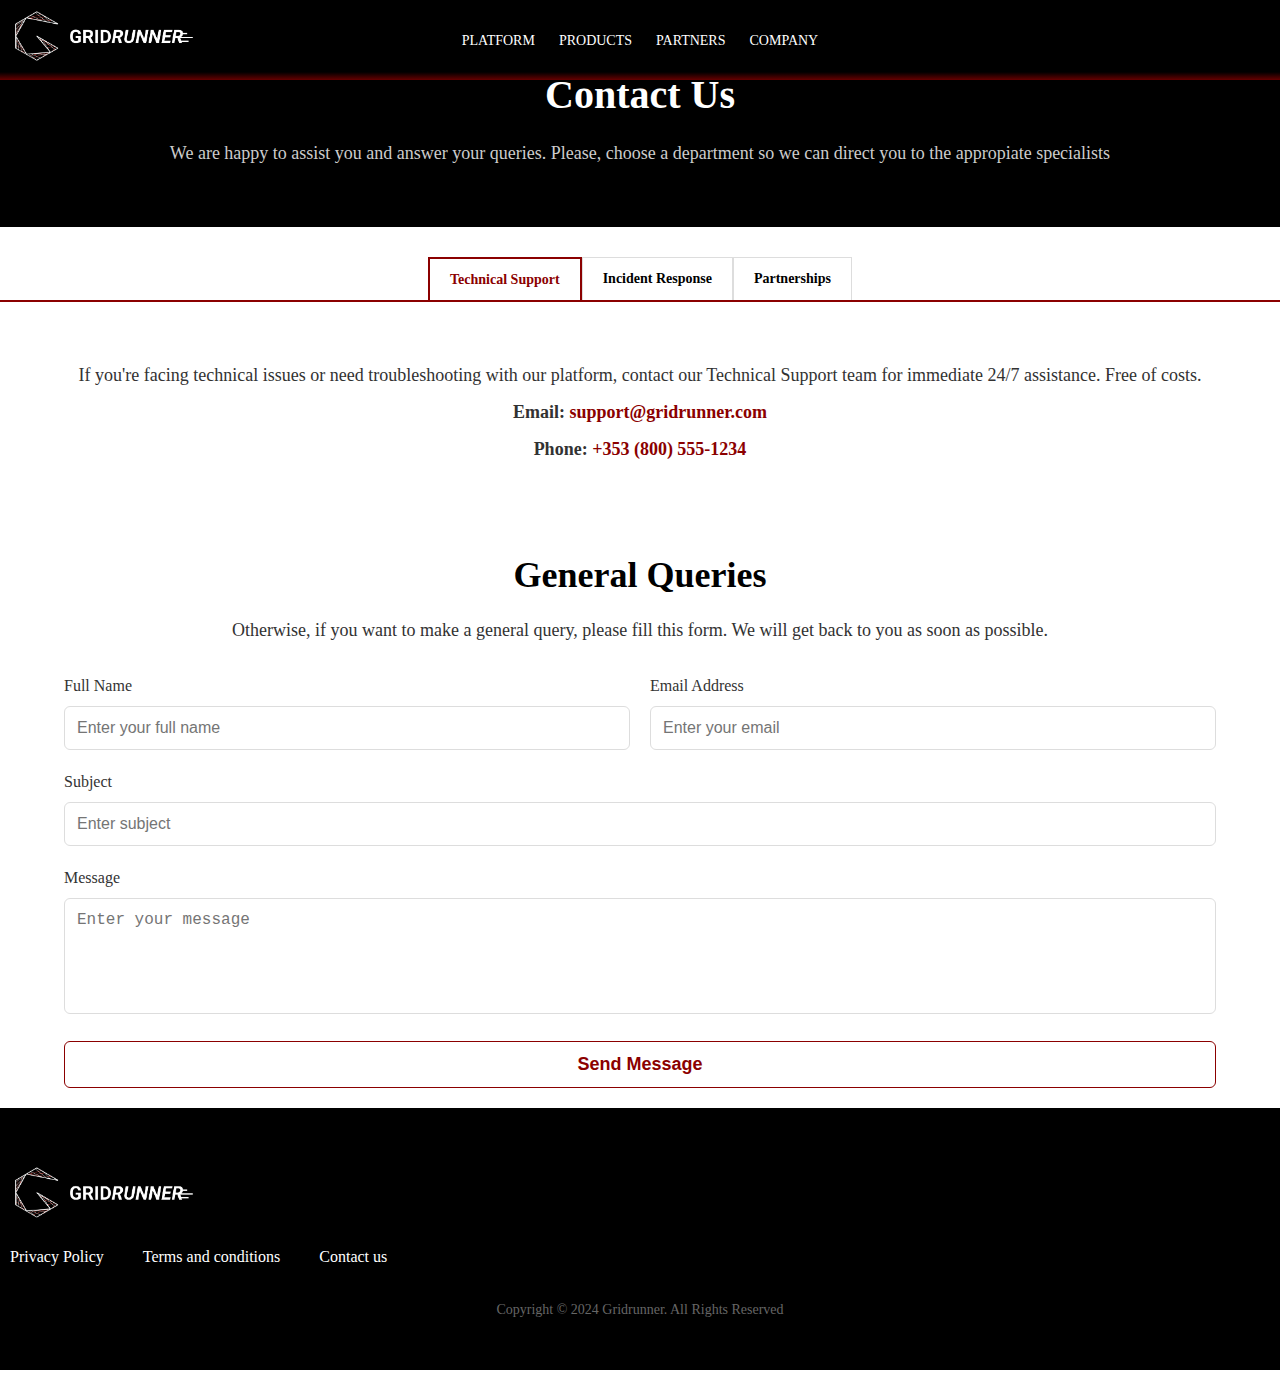
<file: contact-us.html>
<!DOCTYPE html>
<html lang="en">
<head>
    <meta charset="UTF-8">
    <meta name="viewport" content="width=device-width, initial-scale=1.0">
    <title>Contact Us</title>
    <link rel="stylesheet" href="css/contact-us.css">
</head>
<body>
    <header id="initial-header" class="initial-header">
        <div class="container_head">
            <a href="index.html" class="logo">
                <img src="images/logo.png" alt="Gridrunner Logo" class="logo-image">
              </a>
            <nav>
                <a href="platform.html" class="nav-link">PLATFORM</a>
                <a href="products.html" class="nav-link">PRODUCTS</a>
                <a href="partners.html" class="nav-link">PARTNERS</a>
                <a href="company.html" class="nav-link">COMPANY</a>
            </nav>
            <a class="btn btn-demo" href="demo.html">GET DEMO</a>
        </div>
    </header>
    <section class="contact-us">
        <div class="contact-title"> 
        <h1>Contact Us</h1>
        <p>We are happy to assist you and answer your queries. Please, choose a department so we can direct you to the appropiate specialists</p>
    </div>
        <!-- Tab Navigation -->
        <div class="contactTabs">
            <div class="contentTab active" data-tab="support">Technical Support</div>
            <div class="contentTab" data-tab="incident">Incident Response</div>
            <div class="contentTab" data-tab="partnerships">Partnerships</div>
        </div>
       

        <!-- Tab Content -->
        <div id="support" class="contentTabClass active">
            <div class="contact-info">
                <p>If you're facing technical issues or need troubleshooting with our platform, contact our Technical Support team for immediate 24/7 assistance. Free of costs. </p>
                <p><strong>Email:</strong> <a href="mailto:support@gridrunner.com">support@gridrunner.com</a></p>
                <p><strong>Phone:</strong> <a href="tel:+3538005551234">+353 (800) 555-1234</a></p>
            </div>
        </div>

        <div id="incident" class="contentTabClass">
            <div class="contact-info">
                <p>For immediate assistance with security breaches or incidents, do not hesitate to contact our specialists in order to quickly contain and resolve cybersecurity threats. Initial assesment is free, and the actual response is discounted at a rate of 50% for first-time clients. </p>
                <p><strong>Email:</strong> <a href="mailto:incidents@gridrunner.com">incidents@gridrunner.com</a></p>
                <p><strong>Phone:</strong> <a href="tel:+3538005557654">+353 (800) 555-7654</a></p>
            </div>
        </div>

        <div id="partnerships" class="contentTabClass">
            <div class="contact-info">
                <p>Interested in partnering with us? Our Partnerships team will be happy to discuss opportunities and explore synergies.</p>
                <p><strong>Email:</strong> <a href="mailto:partnerships@gridrunner.com">partnerships@gridrunner.com</a></p>
                <p><strong>Phone:</strong> <a href="tel:+3538005559876">+353 (800) 555-9876</a></p>
            </div>
        </div>

        <!-- Contact Form Section -->
        <div class="contact-form">
            <h1>General Queries</h1>
            <p> Otherwise, if you want to make a general query, please fill this form. We will get back to you as soon as possible.</p>

            <div class="form-row">
                <div class="form-group">
                    <label for="name">Full Name</label>
                    <input type="text" id="name" name="name" placeholder="Enter your full name" required>
                </div>
                <div class="form-group">
                    <label for="email">Email Address</label>
                    <input type="email" id="email" name="email" placeholder="Enter your email" required>
                </div>
            </div>

            <div class="form-group">
                <label for="subject">Subject</label>
                <input type="text" id="subject" name="subject" placeholder="Enter subject" required>
            </div>
            <div class="form-group">
                <label for="message">Message</label>
                <textarea id="message" name="message" rows="5" placeholder="Enter your message" required></textarea>
            </div>
            <button type="submit">Send Message</button>
        </div>
    </section>

    <footer>
        <div class="container_head">
            <a href="index.html" class="logo">
                <img src="images/logo.png" alt="Gridrunner Logo" class="logo-image">
              </a>
            <div class="footer-links">
                <a href="privacy-and-terms.html#privacy-policy" class="nav-link">Privacy Policy</a>
                <a href="privacy-and-terms.html#terms-conditions" class="nav-link">Terms and conditions</a>
                <a href="contact-us.html" class="nav-link">Contact us</a>
            </div>
            <div class="social-icons">
                <a href="#"><i data-lucide="instagram"></i></a>
                <a href="#"><i data-lucide="twitter"></i></a>
                <a href="#"><i data-lucide="linkedin"></i></a>
            </div>
        </div>
        <div class="copyright">
            Copyright © 2024 Gridrunner. All Rights Reserved
        </div>
    </footer>
    <script src="JavaScript/script.js"></script>
</body>
</html>
</file>
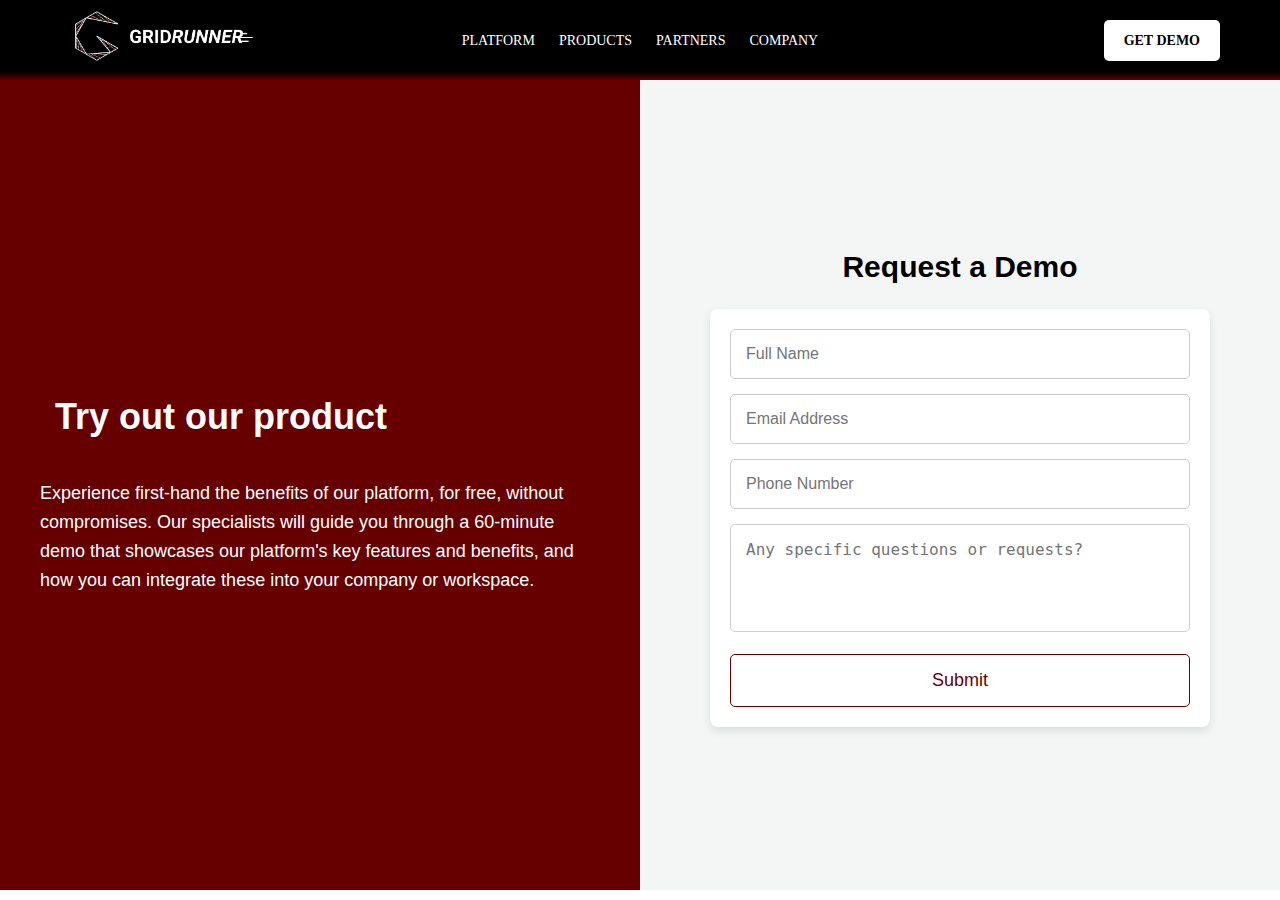
<file: demo.html>
<!DOCTYPE html>
<html lang="en">
<head>
    <meta charset="UTF-8">
    <meta name="viewport" content="width=device-width, initial-scale=1.0">
    <link rel="stylesheet" href="css/demo.css">
    <title>Demo</title>
</head>
<body>
    <header id="initial-header" class="initial-header">
        <div class="container_head">
            <a href="index.html" class="logo">
                <img src="images/logo.png" alt="Gridrunner Logo" class="logo-image">
              </a>
            <nav>
                <a href="platform.html" class="nav-link">PLATFORM</a>
                <a href="products.html" class="nav-link">PRODUCTS</a>
                <a href="partners.html" class="nav-link">PARTNERS</a>
                <a href="company.html" class="nav-link">COMPANY</a>
            </nav>
            <a class="btn btn-demo" href="demo.html">GET DEMO</a>
        </div>
    </header>
    <div class="demo-container">
    <!-- Left Panel: Product Information -->
    <div class="left-panel">
        <h1>Try out our product</h1>
        <p> Experience first-hand the benefits of our platform, for free, without compromises. Our specialists will guide you through a 60-minute demo that showcases our platform's key features and benefits, and how you can integrate these into your company or workspace. 
        </p>
    </div>

    <!-- Right Panel: Request Form -->
    <div class="right-panel">
        <h2>Request a Demo</h2>
        <div class="form-container">
            <form action="#" method="POST">
                <input type="text" name="name" placeholder="Full Name" required>
                <input type="email" name="email" placeholder="Email Address" required>
                <input type="tel" name="phone" placeholder="Phone Number" required>
                <textarea name="message" placeholder="Any specific questions or requests?" rows="4"></textarea>
                <button type="submit">Submit</button>
            </form>
        </div>
    </div>
</div>

</body>
</html>
</file>
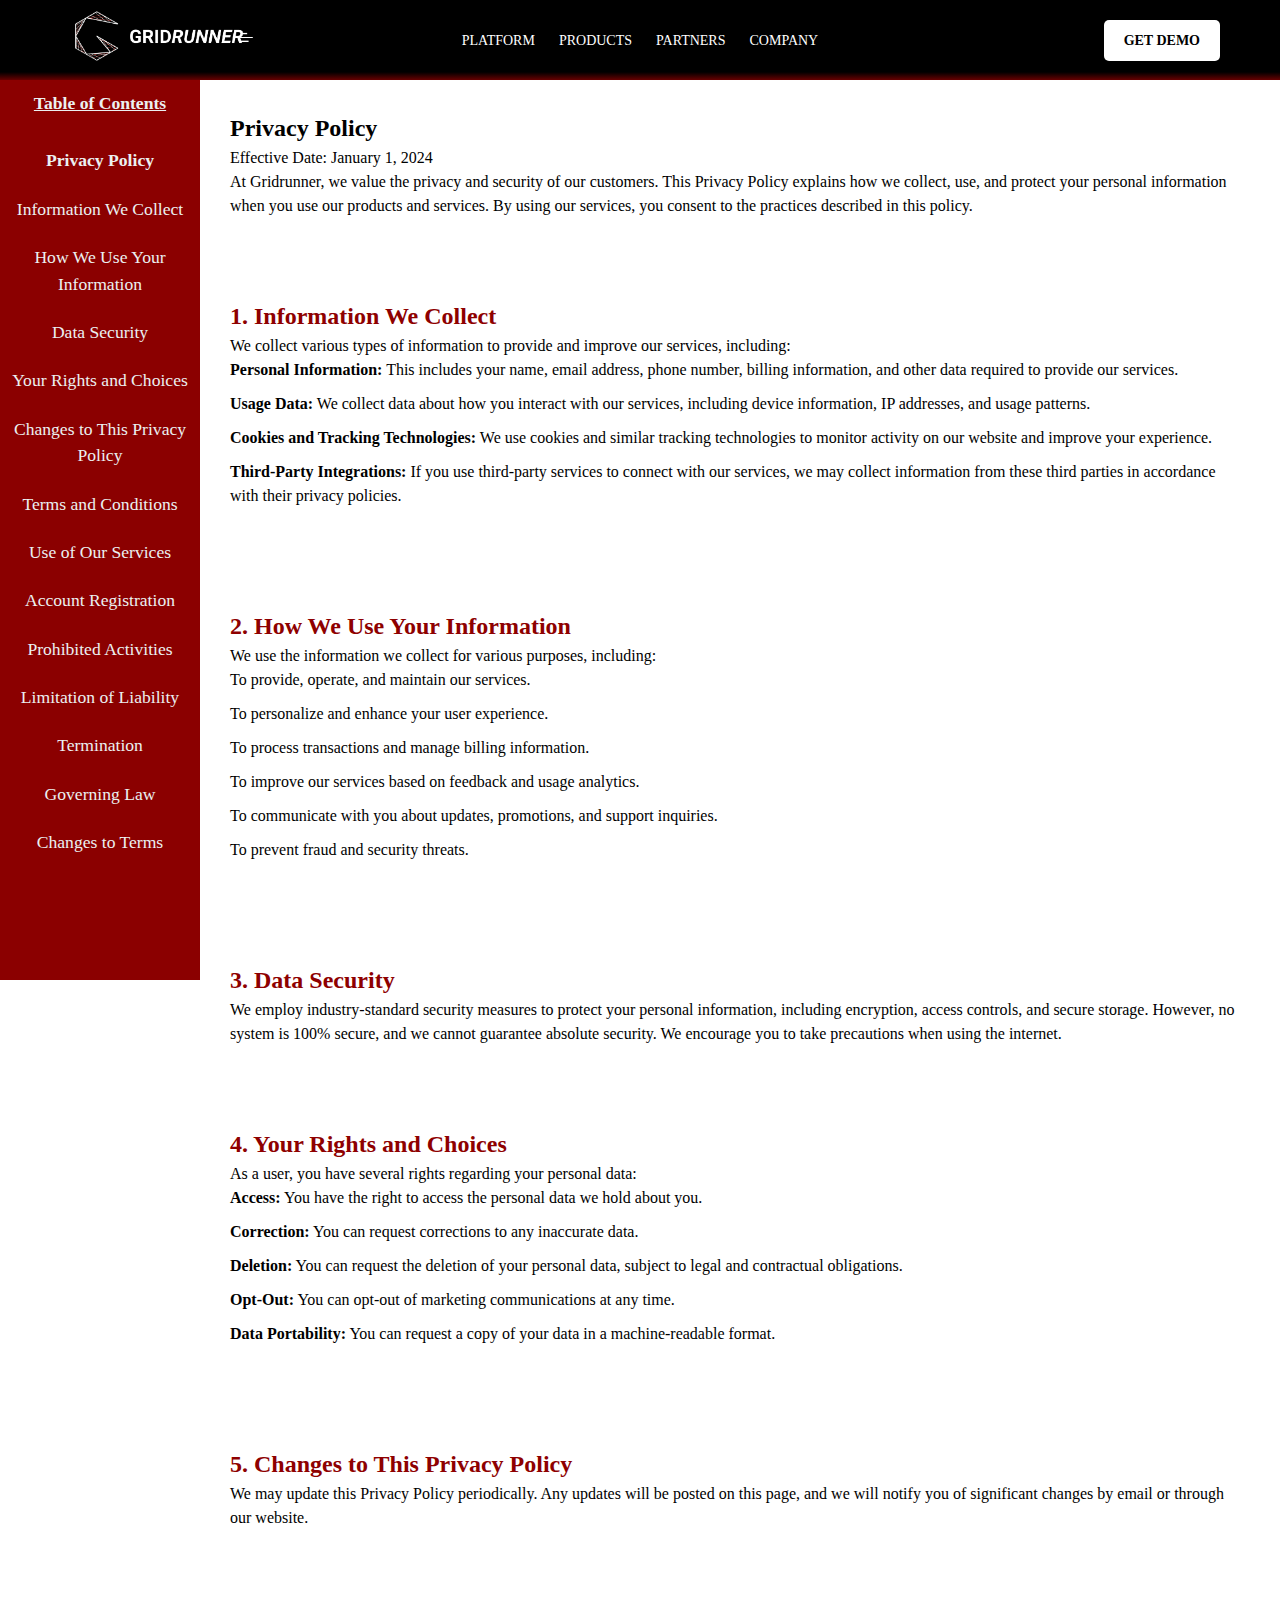
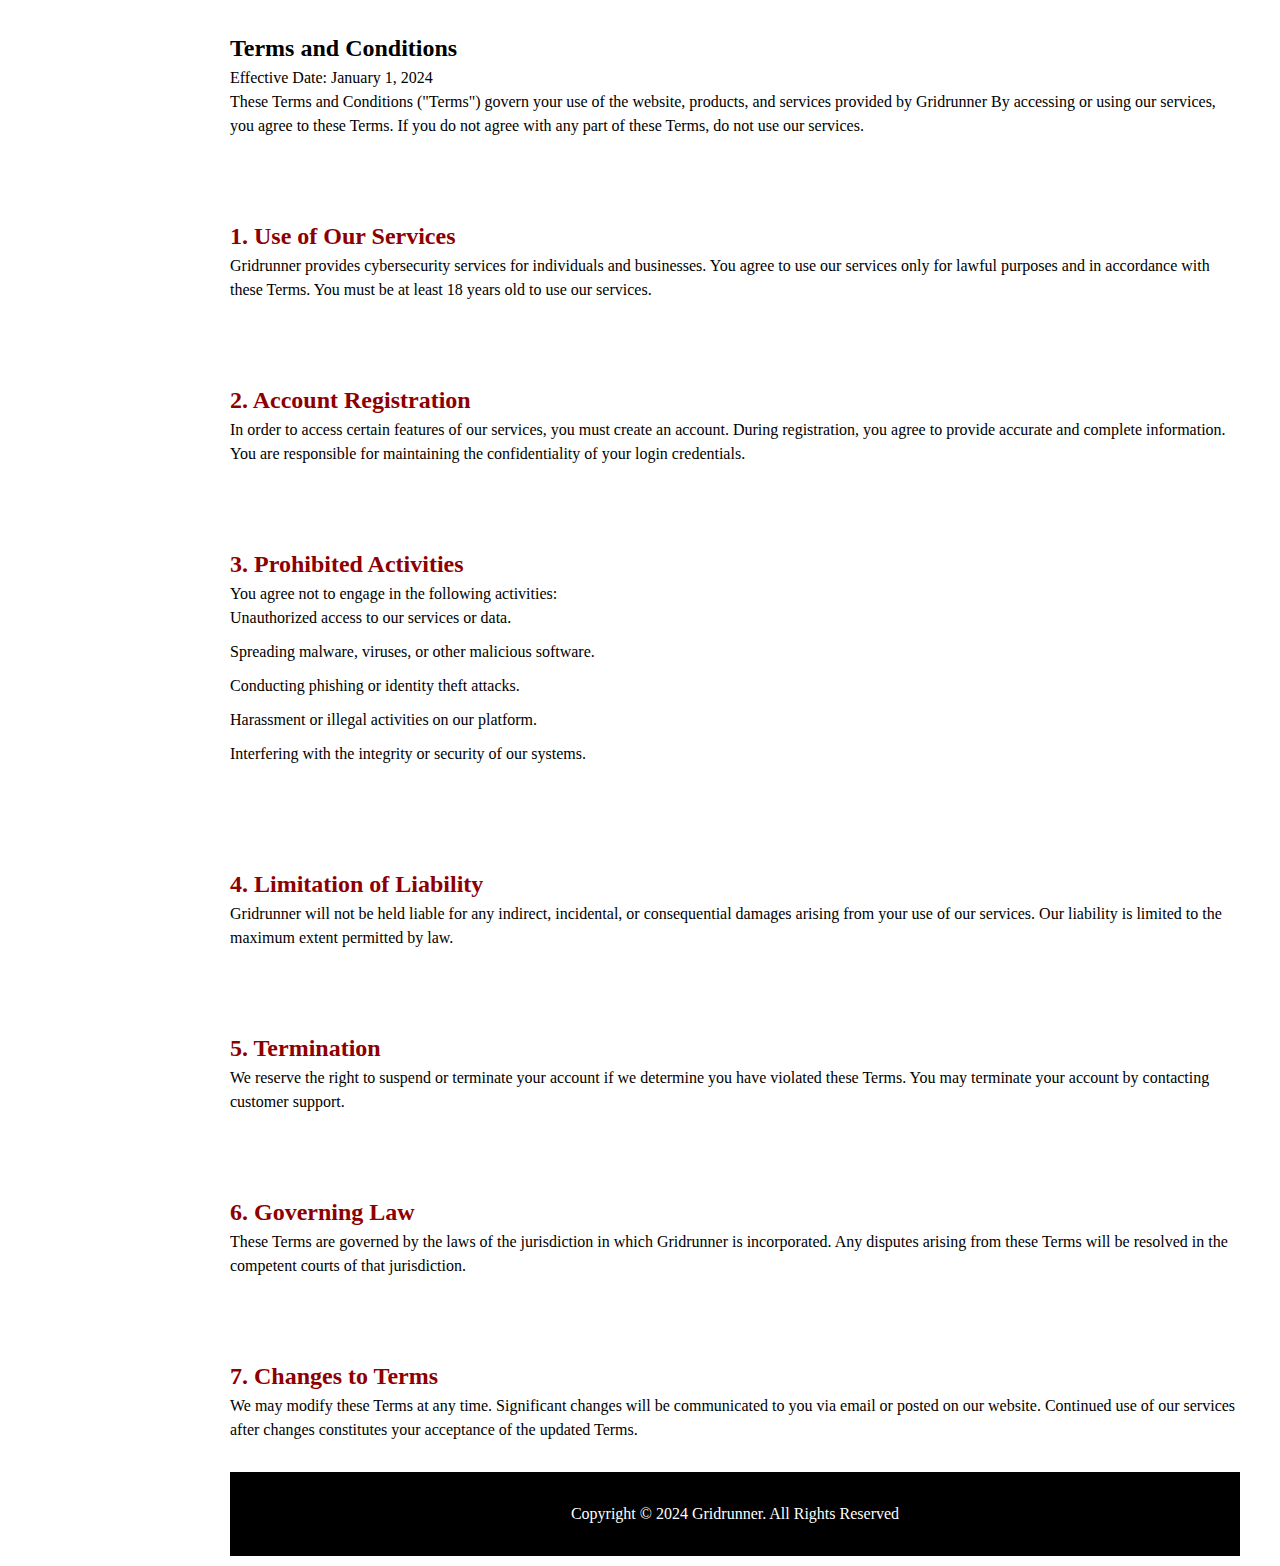
<file: privacy-and-terms.html>
<!DOCTYPE html>
<html lang="en">
<head>
    <meta charset="UTF-8">
    <meta name="viewport" content="width=device-width, initial-scale=1.0">
    <link rel="stylesheet" href="css/privacy-and-terms.css">
    <title>Privacy Policy & Terms and Conditions</title>
</head>
<body>
    <header id="initial-header" class="initial-header">
        <div class="container_head">
            <a href="index.html" class="logo">
                <img src="images/logo.png" alt="Gridrunner Logo" class="logo-image">
              </a>
            <nav>
                <a href="platform.html" class="nav-link">PLATFORM</a>
                <a href="products.html" class="nav-link">PRODUCTS</a>
                <a href="partners.html" class="nav-link">PARTNERS</a>
                <a href="company.html" class="nav-link">COMPANY</a>
            </nav>
            <a class="btn btn-demo" href="demo.html">GET DEMO</a>
        </div>
    </header>
    <!-- Sidebar Section -->
    <div class="sidebar">
        <h2><u> Table of Contents </u></h2>
        <a href="#privacy-policy"><b> Privacy Policy</b></a>
        <a href="#info-collection">Information We Collect</a>
        <a href="#info-use">How We Use Your Information</a>
        <a href="#data-security">Data Security</a>
        <a href="#your-rights">Your Rights and Choices</a>
        <a href="#changes-privacy-policy">Changes to This Privacy Policy</a>
        <a href="#terms-conditions">Terms and Conditions</a>
        <a href="#use-services">Use of Our Services</a>
        <a href="#account-registration">Account Registration</a>
        <a href="#prohibited-activities">Prohibited Activities</a>
        <a href="#limitation-liability">Limitation of Liability</a>
        <a href="#termination">Termination</a>
        <a href="#governing-law">Governing Law</a>
        <a href="#changes-terms">Changes to Terms</a>
    </div>
    <main>
        <section id="privacy-policy">
            <h2>Privacy Policy</h2>
            <p>Effective Date: January 1, 2024</p>

            <p>At Gridrunner, we value the privacy and security of our customers. This Privacy Policy explains how we collect, use, and protect your personal information when you use our products and services. By using our services, you consent to the practices described in this policy.</p>

            <h3 id="info-collection">1. Information We Collect</h3>
            <p>We collect various types of information to provide and improve our services, including:</p>
            <ul>
                <li><strong>Personal Information:</strong> This includes your name, email address, phone number, billing information, and other data required to provide our services.</li>
                <li><strong>Usage Data:</strong> We collect data about how you interact with our services, including device information, IP addresses, and usage patterns.</li>
                <li><strong>Cookies and Tracking Technologies:</strong> We use cookies and similar tracking technologies to monitor activity on our website and improve your experience.</li>
                <li><strong>Third-Party Integrations:</strong> If you use third-party services to connect with our services, we may collect information from these third parties in accordance with their privacy policies.</li>
            </ul>

            <h3 id="info-use">2. How We Use Your Information</h3>
            <p>We use the information we collect for various purposes, including:</p>
            <ul>
                <li>To provide, operate, and maintain our services.</li>
                <li>To personalize and enhance your user experience.</li>
                <li>To process transactions and manage billing information.</li>
                <li>To improve our services based on feedback and usage analytics.</li>
                <li>To communicate with you about updates, promotions, and support inquiries.</li>
                <li>To prevent fraud and security threats.</li>
            </ul>

            <h3 id="data-security">3. Data Security</h3>
            <p>We employ industry-standard security measures to protect your personal information, including encryption, access controls, and secure storage. However, no system is 100% secure, and we cannot guarantee absolute security. We encourage you to take precautions when using the internet.</p>

            <h3 id="your-rights">4. Your Rights and Choices</h3>
            <p>As a user, you have several rights regarding your personal data:</p>
            <ul>
                <li><strong>Access:</strong> You have the right to access the personal data we hold about you.</li>
                <li><strong>Correction:</strong> You can request corrections to any inaccurate data.</li>
                <li><strong>Deletion:</strong> You can request the deletion of your personal data, subject to legal and contractual obligations.</li>
                <li><strong>Opt-Out:</strong> You can opt-out of marketing communications at any time.</li>
                <li><strong>Data Portability:</strong> You can request a copy of your data in a machine-readable format.</li>
            </ul>

            <h3 id="changes-privacy-policy">5. Changes to This Privacy Policy</h3>
            <p>We may update this Privacy Policy periodically. Any updates will be posted on this page, and we will notify you of significant changes by email or through our website.</p>
        </section>

        <!-- Terms and Conditions Section -->
        <section id="terms-conditions">
            <h2>Terms and Conditions</h2>
            <p>Effective Date: January 1, 2024</p>

            <p>These Terms and Conditions ("Terms") govern your use of the website, products, and services provided by Gridrunner By accessing or using our services, you agree to these Terms. If you do not agree with any part of these Terms, do not use our services.</p>

            <h3 id="use-services">1. Use of Our Services</h3>
            <p>Gridrunner provides cybersecurity services for individuals and businesses. You agree to use our services only for lawful purposes and in accordance with these Terms. You must be at least 18 years old to use our services.</p>

            <h3 id="account-registration">2. Account Registration</h3>
            <p>In order to access certain features of our services, you must create an account. During registration, you agree to provide accurate and complete information. You are responsible for maintaining the confidentiality of your login credentials.</p>

            <h3 id="prohibited-activities">3. Prohibited Activities</h3>
            <p>You agree not to engage in the following activities:</p>
            <ul>
                <li>Unauthorized access to our services or data.</li>
                <li>Spreading malware, viruses, or other malicious software.</li>
                <li>Conducting phishing or identity theft attacks.</li>
                <li>Harassment or illegal activities on our platform.</li>
                <li>Interfering with the integrity or security of our systems.</li>
            </ul>

            <h3 id="limitation-liability">4. Limitation of Liability</h3>
            <p>Gridrunner will not be held liable for any indirect, incidental, or consequential damages arising from your use of our services. Our liability is limited to the maximum extent permitted by law.</p>

            <h3 id="termination">5. Termination</h3>
            <p>We reserve the right to suspend or terminate your account if we determine you have violated these Terms. You may terminate your account by contacting customer support.</p>

            <h3 id="governing-law">6. Governing Law</h3>
            <p>These Terms are governed by the laws of the jurisdiction in which Gridrunner is incorporated. Any disputes arising from these Terms will be resolved in the competent courts of that jurisdiction.</p>

            <h3 id="changes-terms">7. Changes to Terms</h3>
            <p>We may modify these Terms at any time. Significant changes will be communicated to you via email or posted on our website. Continued use of our services after changes constitutes your acceptance of the updated Terms.</p>
        </section>
        <footer>
            <div class="copyright">
                Copyright © 2024 Gridrunner. All Rights Reserved
            </div> 
        </footer>
    </main>

    
</body>
</html>
</file>
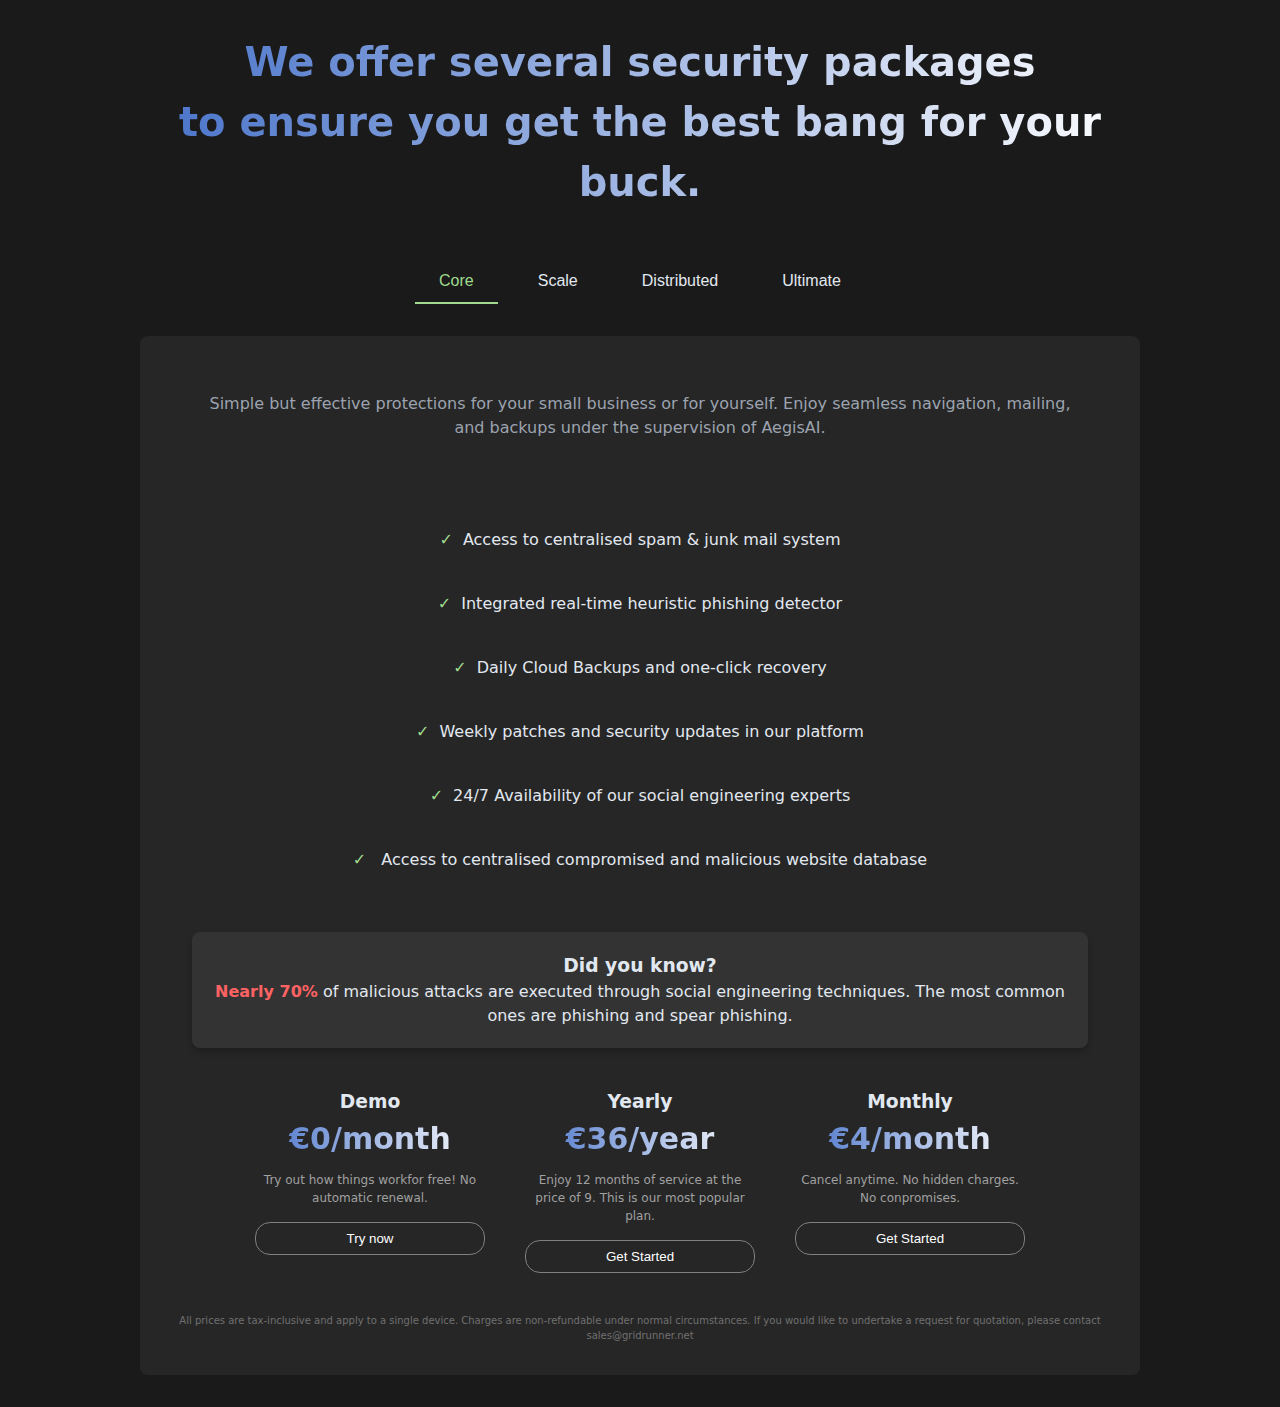
<file: products_section.html>
<!DOCTYPE html>
<html lang="en">
<head>
    <meta charset="UTF-8">
    <meta name="viewport" content="width=device-width, initial-scale=1.0">
    <title>Security Packages</title>
    <style>
        :root {
            --primary: #8B5CF6;
            --primary-light: #A78BFA;
            --text-light: #E2E8F0;
            --background: #1A1A1A;
            --card-bg: #262626;

            /* Gradient */
            --blue-gradient-bg: linear-gradient(to right, #4772C9, #ffff);
            --ultimate-gradient-bg: linear-gradient(to right, #F09E2B, #7891FF);
            --blue-gradient-txt: transparent;

            /* Colours*/
            --core-section: #a0db8e;
            --scale-section: #F09E2B;
            --distributed-section: #7891FF;
            --ultimate-section: #FF6262;
        }

        * {
            margin: 0;
            padding: 0;
            box-sizing: border-box;
        }

        body {
            font-family: system-ui, -apple-system, sans-serif;
            background-color: var(--background);
            color: var(--text-light);
            line-height: 1.5;
            padding: 2rem;
        }

        .container {
            max-width: 1000px;
            margin: 0 auto;
            display: flex;
            flex-direction: inline-flex;
            flex-direction: column;
        }

        h1 {
            text-align: center;
            background: var(--blue-gradient-bg);
            color: var(--blue-gradient-txt);
            background-clip: text;
            font-size: 2.5rem;
            margin-bottom: 3rem;
        }

        .tabs {
            display: flex;
            gap: 1rem;
            margin-bottom: 2rem;
            justify-content: center;
        }

        .tab {
            padding: 0.75rem 1.5rem;
            background: none;
            border: none;
            color: var(--text-light);
            cursor: pointer;
            font-size: 1rem;
            border-bottom: 2px solid transparent;
            transition: all 0.3s ease;
        }

        /* Customised colours */
        .tab.active {
        color: var(--tab-color);
        border-bottom-color: var(--tab-color);
        }

        .tab[data-tab="core"].active {
        --tab-color: var(--core-section);
        }

        .tab[data-tab="scale"].active {
        --tab-color: var(--scale-section);
        }

        .tab[data-tab="distributed"].active {
        --tab-color: var(--distributed-section);
        }

        .tab[data-tab="ultimate"].active {
        --tab-color: var(--ultimate-section);
        }

        .tab-content {
            background: var(--card-bg);
            padding: 2rem;
            border-radius: 8px;
            display: none;
            text-align: center;
        }

        .tab-content.active {
            display: inline-block;
        }

        .tab-content h2 {
            margin-bottom: 1rem;
        }

        .features {
            padding: 20px;
            display: inline-block;
            list-style: none;
        }

        @media (max-width: 650px) {
    .features {
        grid-template-columns: 1fr; 
        }
    }

        .features li {
            padding: 20px;
            text-align: center;
        }

        .features li::before {
            content: "✓";
            margin-right: 10px;
            color: var(--core-section);
        }

        .description {
            color: #9CA3AF;
            margin-bottom: 1.5rem;
            padding: 1.5rem;
        }

        /* Did you know? */
        .statWarning {
            background-color: #333333;
            border-radius: 8px;
            box-shadow: 0 4px 6px rgba(0, 0, 0, 0.2);
            margin: 20px;
            padding: 20px;
        }

        .statWarning strong {
            color: var(--ultimate-section);
        }

        /* Pricing */
        .pricing-options {
            display: flex;
            flex-direction: row;
            flex-wrap: wrap;
            justify-content: center;
        }
        .pricing-option {
            display: inline-flex;
            flex-direction: column;
            text-align: center;
            max-width: 250px;
            margin: 10px;
            padding: 10px;
        }
        .pricing-option h2 {
            font-size: 18px;
            margin-bottom: 10px;
        }
        .pricing-option p {
            font-size: 12px;
            color: #a0a0a0;
            margin-bottom: 15px;
        }
        .price {
            background: var(--blue-gradient-bg);
            color: var(--blue-gradient-txt);
            font-size: 30px;
            background-clip: text;
            margin-bottom: 10px;
        }
        .btn {
            border-radius: 15px;
            background-color: transparent;
            display: block;
            width: 100%;
            padding: 8px;
            border: 1px solid gray;
            color: white;
            text-align: center;
            cursor: pointer;
            transition: all 300ms;
        }
        .btn:hover {
            background: var(--blue-gradient-bg);
            color: black;
            border: 1px solid var(--card-bg);


        }
        .disclaimer {
            font-size: 10px;
            color: #707070;
            text-align: center;
            margin-top: 20px;
        }

        #includesFeature {
            color: var(--core-section);
        }

        #includesFeatures {
            background: var(--ultimate-gradient-bg);
            color: var(--blue-gradient-txt);
            background-clip: text;
        }

    </style>
</head>
<body>
    <div class="container">
        <h1>We offer several security packages<br>to ensure you get the best bang for your buck.</h1>
        
        <div class="tabs">
            <button class="tab active" data-tab="core">Core</button>
            <button class="tab" data-tab="scale">Scale</button>
            <button class="tab" data-tab="distributed">Distributed</button>
            <button class="tab" data-tab="ultimate">Ultimate</button>
        </div>

        <div class="tab-content active" id="core">
            <p class="description">Simple but effective protections for your small business or for yourself. Enjoy seamless navigation, mailing, and backups under the supervision of  AegisAI.</p>
            <ul class="features">
                <li>Access to centralised spam & junk mail system</li>
                <li>Integrated real-time heuristic phishing detector</li>
                <li>Daily Cloud Backups and one-click recovery</li>
                <li>Weekly patches and security updates in our platform</li>
                <li>24/7 Availability of our social engineering experts</li>
                <li> Access to centralised compromised and malicious website database</li>
            </ul>

            <div class="statWarning">
                <h3>Did you know?</h3>
                <p><strong>Nearly 70%</strong> of malicious attacks are executed through social engineering techniques. The most common ones are phishing and spear phishing.</p>
            </div>

            <!-- Pricing -->
            <div class="pricing"> 
                    <div class="pricing-options">
                        <div class="pricing-option">
                            <h3>Demo</h3>
                            <h4 class="price">€0/month</h4>
                            <p>Try out how things workfor free! No automatic renewal.</p>
                            <button class="btn">Try now</button>
                        </div>
                        <div class="pricing-option">
                            <h3>Yearly</h3>
                            <h4 class="price">€36/year</h4>
                            <p>Enjoy 12 months of service at the price of 9. This is our most popular plan.</p>
                            <button class="btn">Get Started</button>
                        </div>
                        <div class="pricing-option">
                            <h3>Monthly</h3>
                            <h4 class="price">€4/month</h4>
                            <p>Cancel anytime. No hidden charges. No conpromises.</p>
                            <button class="btn">Get Started</button>
                        </div>
                    </div>
                    <p class="disclaimer">All prices are tax-inclusive and apply to a single device. Charges are non-refundable under normal circumstances. If you would like to undertake a request for quotation, please contact sales@gridrunner.net</p>
                </div>
        </div>

        <div class="tab-content" id="scale">
            <p class="description">Looking to expand the capacity and complexity of your business? We've got you covered. Our Scale Package will increase the robustness of your infraestructure along its capacity. </p>
            <ul class="features">
                <li id="includesFeature">Everything in Core</li>
                <li>Access to our distributed Anti-DDos network, including traffic filtration and load balancing</li>
                <li>Guaranteed HIPAA, GDPR, and PCI-DSS compliance, advised by our team of legal consultants.</li>
                <li>Expert guidance on ongoing incident response and business continuity planning</li>
                <li>AI-powered anti-ransomware tools, including signature heuristics and file scanning </li>
            </ul>

            <div class="statWarning">
                <h3>Did you know?</h3>
                <p> Due to limited knowledge and expertise, SMEs are more vulnerable to cyberattacks. A report by Barracuda Networks found that SMEs are <strong>Nearly 350%</strong> more likely to be a victim of social engineering attacks.</p>
            </div>

            <!-- Pricing -->
            <div class="pricing"> 
                <div class="pricing-options">
                    <div class="pricing-option">
                        <h3>Demo</h3>
                        <h4 class="price">€0/month</h4>
                        <p>Try out how things work for free! No automatic renewal. </p>
                        <button class="btn">Try now</button>
                    </div>
                    <div class="pricing-option">
                        <h3>Yearly</h3>
                        <h4 class="price">€54/year</h4>
                        <p>Enjoy 12 months of service at the price of 9. This is our most popular plan.</p>
                        <button class="btn">Get Started</button>
                    </div>
                    <div class="pricing-option">
                        <h3>Monthly</h3>
                        <h4 class="price">€6/month</h4>
                        <p>Cancel anytime. No hidden charges. No compromises </p>
                        <button class="btn">Get Started</button>
                    </div>
                </div>
                <p class="disclaimer">All prices are tax-inclusive and apply to a single device. Charges are non-refundable under normal circumstances. If you would like to undertake a request for quotation, please contact sales@gridrunner.net</p>
            </div>

        </div>

        <div class="tab-content" id="distributed">
            <p class="description">Robust infraestructure to ensure data integrity and confidentiality within your remote and distributed teams. Enjoy the calm with our specialised network and endpoint protection systems. </p>
            <ul class="features">
                <li id="includesFeature">Everything in Core</li>
                <li>Real-time behavioural analysis and threat monitoring, powered by AegisAI</li>
                <li>Strict enforcement of identity management and authentification</li>
                <li>Integrated VPN and packet encryption against man-in-the-middle attacks</li>
                <li>Detailed logs and reports of user actions for digital forensics</li>
            </ul>

            <div class="statWarning">
                <h3>Did you know?</h3>
                <p> According to the 2020 Cost of Data breach report, <strong>Nearly 70%</strong> of businesses believed that remote work would increase the cost and time required to deal with data breaches. </p>
            </div>

            <!-- Pricing -->
            <div class="pricing"> 
                <div class="pricing-options">
                    <div class="pricing-option">
                        <h3>Demo</h3>
                        <h4 class="price">€0/month</h4>
                        <p>Try out how things workfor free! No automatic renewal. </p>
                        <button class="btn">Try now</button>
                    </div>
                    <div class="pricing-option">
                        <h3>Yearly</h3>
                        <h4 class="price">€72/year</h4>
                        <p>Enjoy 12 months of service at the price of 9. This is our most popular plan.</p>
                        <button class="btn">Get Started</button>
                    </div>
                    <div class="pricing-option">
                        <h3>Monthly</h3>
                        <h4 class="price">€8/month</h4>
                        <p>Cancel anytime. no hidden charges. No compromises </p>
                        <button class="btn">Get Started</button>
                    </div>
                </div>
                <p class="disclaimer">All prices are tax-inclusive and apply to one single device. Charges are non-refundable under normal circumstances. If you would like to undertake a request for quotation, please contact sales@gridrunner.net</p>
            </div>

        </div>

        <div class="tab-content" id="ultimate">
            <p class="description">Our most advanced tools to ensure maximum protection and calm. Enjoy industry-leading solutions at an affordable price.</p>
            <ul class="features">
                <li id="includesFeatures">Everything in Scale and Distributed </li>
                <li>AegisAI-powered vulnerability scanning, including zero-day exploits and rootkits </li>
                <li>Weekly security assesments and penetration testing by our ethical hackers division</li>
                <li>Establishment of data access and exfiltration prevention systems against insider threats </li>
            </ul>

            <div class="statWarning">
                <h3>Did you know?</h3>
                <p> According to the 2020 Cost of Insider threats report, it takes an average of <strong>77 days</strong> to detect, investigate, and contain an insider threat. </p>
            </div>

            <!-- Pricing -->
            <div class="pricing"> 
                <div class="pricing-options">
                    <div class="pricing-option">
                        <h3>Demo</h3>
                        <h4 class="price">€0/month</h4>
                        <p>Try out how things work for free! No automatic renewal.</p>
                        <button class="btn">Try now</button>
                    </div>
                    <div class="pricing-option">
                        <h3>Yearly</h3>
                        <h4 class="price">€108/year</h4>
                        <p>Enjoy 12 months of service at the price of 9. This is our most popular plan.</p>
                        <button class="btn">Get Started</button>
                    </div>
                    <div class="pricing-option">
                        <h3>Monthly</h3>
                        <h4 class="price">€12/month</h4>
                        <p>Cancel anytime. no hidden charges. No compromises. </p>
                        <button class="btn">Get Started</button>
                    </div>
                </div>
                <p class="disclaimer">All prices are tax-inclusive and apply to a single device. Charges are non-refundable under normal circumstances. If you would like to undertake a request for quotation, please contact sales@gridrunner.net</p>
            </div>

        </div>
    </div>

    <script>
        const tabs = document.querySelectorAll('.tab');
        const contents = document.querySelectorAll('.tab-content');

        tabs.forEach(tab => {
            tab.addEventListener('click', () => {
                // Remove active class from all tabs and contents
                tabs.forEach(t => t.classList.remove('active'));
                contents.forEach(c => c.classList.remove('active'));

                // Add active class to clicked tab and corresponding content
                tab.classList.add('active');
                document.getElementById(tab.dataset.tab).classList.add('active');
            });
        });
    </script>
</body>
</html>
</file>
<file: css/contact-us.css>
:root { 
    /* Text colours*/
    --description: #E2E8F0;

    /*Background colors */
    --black-bg: #1A1A1A;
    --gray-bg: #262626;
    --white-bg: #F1F1F1;
    --blue-bg: #141539;
    --lightblue-bg: #2B2C4C;
    --dark-red-bg: #660000;

    /* Gradient */
    --blue-gradient-bg: linear-gradient(to right, #4772C9, #ffff);
    --red-gradient-bg: linear-gradient(to right, #000000, #833434);
    --gradient-txt: transparent;

    /* Product colors*/
    --core-section: #a0db8e;
    --scale-section: #F09E2B;
    --distributed-section: #7891FF;
    --ultimate-section: #FF6262;
    }

    /* General configs */
    html {
        scroll-behavior: smooth;
    }
    * {
        margin: 0;
        padding: 0;
        box-sizing: border-box;
    }

    body {
        font-family: 'Roboto';
        line-height: 1.5;
        margin: 0;
        padding: 0;
    }

    h1 {
        font-size: 2.5rem;
        text-align: center;
        margin: 0px;
        padding: 15px;
    }

    a {
        color: black; /* Default color */
        text-decoration: none; /* Optional: removes underline */
      }

    .container {
        justify-content: center;
        display: flex;
        flex-direction: column;
        margin: 0 auto;
          }

    /* Section related */
    section {
        padding-top: 80px;
    }

    .logo-image {
        height: 70px;
        width: auto;
        max-width: 100%;
        object-fit: contain;
    }
    
    .nav-link {
        display: inline-block;
        padding: 10px;
        color: #fff;
        text-decoration: none;
        transition: color 0.3s ease;
        position: relative;
        z-index: 10;
    }
    
    .initial-header {
        position: fixed;
        top: 0;
        left: 0;
        right: 0;
        z-index: 1000;
        background-color: rgba(0, 0, 0, 0.8);
        backdrop-filter: blur(10px);
        transition: transform 0.3s ease-in-out;
        background: linear-gradient(to bottom, #000 90%, rgba(102,0,0,1));
    }
    
    .initial-header .container_head {
      display: flex;
      justify-content: space-between;
      align-items: center;
      height: 80px;
      position: relative;
    }
    
    /* Ensure both headers use the same centering technique */
    .initial-header nav {
        position: absolute;
        left: 50%;
        transform: translateX(-50%);
    }
    
    .initial-header nav a {
      color: #fff;
      text-decoration: 1px solid underline transparent;
      padding: 10px;
      font-size: 14px;
      transition: color 0.3s ease;
    }
    
    .initial-header nav a:hover {
      color: #f00;
    }

.apply-button {
    background-color: transparent;
    border: 1px solid gray;
    padding: 0.75rem 2rem;
    border-radius: 4px;
    cursor: pointer;
    font-size: 0.9rem;
    transition: all 300ms;
}

.apply-button a {
    text-decoration: none;
}

.apply-button:hover {
    background-color: #8e0000;
    color: white;
    border: 1px solid #8e0000;
}

/* MAIN PAGE */

.contact-us {
    padding: 20px 0px;
}
 /* General Layout */
 .contact-us p {
    font-size: 18px;
    color: #323232;
    text-align: center;
    margin-bottom: 30px;
}

/* Title secrion */
.contact-title {
    background-color: black;
    width: 100%;
    padding: 30px;
    margin-bottom: 30px;
}

.contact-title h1 {
    color:white;
}

.contact-title p{
    color: #CCCCCC;
}

/* tabs */
.contactTabs {
    display: flex;
    justify-content: center;
    margin-bottom: 40px;
    border-bottom: 2px solid darkred;
}

.contentTab {
    padding: 10px 20px;
    font-size: 14px;
    font-weight: 600;
    cursor: pointer;
    border: 1px solid #ddd;
    border-bottom: none;
    transition: background-color 0.3s;
    color: black;
    background-color: transparent;
    text-align: center;
}

.contentTab.active {
    color: darkred;
    background-color: #fff;
    border: 2px solid darkred; /* Applies to all four sides */
    border-bottom: none; /* Removes the left border */
}

/* Tab Content */
.contentTabClass {
    display: none;
    padding: 20px;
    margin-bottom: 40px;
}

.contentTabClass.active {
    display: block;
}

.contact-info {
    font-size: 16px;
    color: #666;
}

.contact-info h2 {
    font-size: 24px;
    font-weight: 600;
    color: #333;
    margin-bottom: 15px;
}

.contact-info p {
    margin-bottom: 10px;
}

.contact-info a {
    color: darkred;
    text-decoration: none;
    font-weight: 600;
}

.contact-info a:hover {
    text-decoration: underline;
}

/* Form Fields */
.form-group {
    width: 100%;
    margin-bottom: 20px;
}

.form-group label {
    font-size: 16px;
    font-weight: 500;
    color: #333;
    margin-bottom: 8px;
    display: block;
}

/* New Form Row for Name and Email */
.form-row {
    display: flex;
    justify-content: space-between;
    gap: 20px;
}

.form-group input,
.form-group textarea {
    width: 100%;
    padding: 12px;
    border: 1px solid #ddd;
    border-radius: 6px;
    font-size: 16px;
    background-color: #fff;
    transition: all 0.3s ease;
    resize: none;
}

.form-group input:focus,
.form-group textarea:focus {
    border-color: darkred;
    box-shadow: 0 0 5px darkred;
    outline: none;
}

/* Button Styling */
.contact-form button {
    background-color: transparent;
    color: darkred;
    border: 1px solid darkred;
    padding: 12px 24px;
    font-size: 18px;
    font-weight: 600;
    cursor: pointer;
    border-radius: 6px;
    transition: all 0.3s ease;
    width: 100%;
}

.contact-form button:hover {
    background-color: darkred;
    color: white;
}

.contact-form h1 {
    font-size: 36px;
    font-weight: 600;
    color: black;
    text-align: center;
}

.contact-form {
    margin: 0rem 4rem;
}

 /* Footer */
footer {
    background-color: #000;
    color: #fff;
    padding: 50px 0;
}

.footer-grid {
    display: grid;
    grid-template-columns: repeat(auto-fit, minmax(200px, 1fr));
    gap: 30px;
    margin-bottom: 30px;
}

.footer-bottom {
    display: flex;
    justify-content: space-between;
    align-items: center;
    padding-top: 20px;
    border-top: 1px solid #333;
}

.footer-links a {
    color: #fff;
    text-decoration: none;
    margin-right: 15px;
}

.social-icons {
    display: flex; /* Arrange items in a row */
    justify-content: flex-end; /* Align items to the far right */
    align-items: center; /* Align items vertically (optional) */
}

.social-icons a {
    color: #fff;
    font-size: 20px;
    margin-left: 15px; /* Spacing between icons */
    text-decoration: none; /* Remove underline */
}

.copyright {
    text-align: center;
    margin-top: 20px;
    font-size: 14px;
    color: #666;
}
</file>
<file: css/demo.css>
:root { 
    /* Text colours*/
    --description: #E2E8F0;

    /*Background colors */
    --black-bg: #1A1A1A;
    --gray-bg: #262626;
    --white-bg: #F1F1F1;
    --blue-bg: #141539;
    --lightblue-bg: #2B2C4C;
    --dark-red-bg: #660000;

    /* Gradient */
    --blue-gradient-bg: linear-gradient(to right, #4772C9, #ffff);
    --red-gradient-bg: linear-gradient(to right, #000000, #833434);
    --gradient-txt: transparent;

    /* Product colors*/
    --core-section: #a0db8e;
    --scale-section: #F09E2B;
    --distributed-section: #7891FF;
    --ultimate-section: #FF6262;
    }

    /* General configs */
    html {
        scroll-behavior: smooth;
    }
    * {
        margin: 0;
        padding: 0;
        box-sizing: border-box;
    }

    body {
        font-family: 'Roboto';
        line-height: 1.5;
        margin: 0;
        padding: 0;
    }

    h1 {
        font-size: 2.5rem;
        text-align: center;
        margin: 0px;
        padding: 15px;
    }

    a {
        color: black; /* Default color */
        text-decoration: none; /* Optional: removes underline */
      }

    .container {
        justify-content: center;
        display: flex;
        flex-direction: column;
        margin: 0 auto;
          }

    /* Section related */
    section {
        padding-top: 100px;
    }

    textarea {
        resize: none;
    }

     /* Header styles */
.container_head {
    max-width: 1200px;
    margin: 0 auto;
    padding: 0 20px;
}

   .btn-demo {
    padding: 10px 20px;
    border: none;
    border-radius: 5px;
    cursor: pointer;
    font-size: 14px;
    font-weight: bold;
    text-decoration: none;
    background-color: #fff;
    color: #000;
    transition: background-color 0.3s ease;
  }
  
  .btn-demo:hover {
    background-color: #f00;
    color: #fff;
  }

  .logo-image {
    height: 70px;
    width: auto;
    max-width: 100%;
    object-fit: contain;
}

.nav-link {
    display: inline-block;
    padding: 10px;
    color: #fff;
    text-decoration: none;
    transition: color 0.3s ease;
    position: relative;
    z-index: 10;
}

.initial-header {
    position: fixed;
    top: 0;
    left: 0;
    right: 0;
    z-index: 1000;
    background-color: rgba(0, 0, 0, 0.8);
    backdrop-filter: blur(10px);
    transition: transform 0.3s ease-in-out;
    background: linear-gradient(to bottom, #000 90%, rgba(102,0,0,1));
}

.initial-header .container_head {
  display: flex;
  justify-content: space-between;
  align-items: center;
  height: 80px;
  position: relative;
}

/* Ensure both headers use the same centering technique */
.initial-header nav {
    position: absolute;
    left: 50%;
    transform: translateX(-50%);
}

.initial-header nav a {
  color: #fff;
  text-decoration: 1px solid underline transparent;
  padding: 10px;
  font-size: 14px;
  transition: color 0.3s ease;
}

.initial-header nav a:hover {
  color: #f00;
}

    .apply-button {
        background-color: transparent;
        border: 1px solid gray;
        padding: 0.75rem 2rem;
        border-radius: 4px;
        cursor: pointer;
        font-size: 0.9rem;
        transition: all 300ms;
    }

    .apply-button a {
        text-decoration: none;
    }

    .apply-button:hover {
        background-color: #8e0000;
        color: white;
        border: 1px solid #8e0000;
    }
/* Demo page */
        .demo-container {
            font-family: Arial, sans-serif;
            display: flex;
            height: 90vh;
            margin-top: 80px;
        }

        .left-panel {
            flex: 1;
            background-color: #660000;
            padding: 40px;
            color: white;
            display: flex;
            flex-direction: column;
            justify-content: center;
            align-items: flex-start;
            position: relative;
        }

        .left-panel h1 {
            font-size: 36px;
            margin-bottom: 20px;
            color: white;
        }

        .left-panel p {
            font-size: 18px;
            line-height: 1.6;
            color: white;
        }

        .right-panel {
            flex: 1;
            background-color: #F3F6F4;
            padding: 40px;
            display: flex;
            flex-direction: column;
            justify-content: center;
            align-items: center;
            overflow-y: auto;
        }

        .right-panel h2 {
            font-size: 30px;
            margin-bottom: 20px;
            color: black;
        }

        .form-container {
            width: 100%;
            max-width: 500px;
            background-color: white;
            padding: 20px;
            border-radius: 8px;
            box-shadow: 0 4px 8px rgba(0, 0, 0, 0.1);
        }

        .demo-container {
            display: flex;
            width: 100%;
            height: 100vh;
          }
          
          .left-panel {
            flex: 1;
            background-color: #8b0000;
            color: #fff;
            padding: 3rem;
            display: flex;
            flex-direction: column;
            justify-content: center;
          }
          
          .right-panel {
            flex: 1;
            background-color: #f2f2f2;
            padding: 3rem;
            display: flex;
            flex-direction: column;
            justify-content: center;
          }
          
          .trusted-by {
            margin-top: 2rem;
          }
          
          .trusted-by h3 {
            font-size: 1.25rem;
            font-weight: bold;
            margin-bottom: 1rem;
          }
          
          .logo-container {
            display: flex;
            justify-content: space-between;
          }
          
          .logo-container img {
            max-width: 100px;
            max-height: 100px;
          }
          
          .logo-container {
            display: flex;
            gap: 1rem;
          }
          
          .logo-container img {
            width: 80px;
            height: 80px;
          }

          .trusted-by {
            position: absolute;
            bottom: 0;
            left: 0;
            display: flex;
            flex-direction: column;
            align-items: flex-start;
            margin-bottom: 2rem;
          }
          
          .trusted-by h3 {
            font-size: 1.25rem;
            font-weight: bold;
            margin-bottom: 1rem;
          }


        .form-container input, .form-container textarea {
            width: 100%;
            padding: 15px;
            margin-bottom: 15px;
            border: 1px solid #ccc;
            border-radius: 5px;
            font-size: 16px;
            color: #333;
        }

        .form-container button {
            width: 100%;
            padding: 15px;
            border: 1px solid #660000;
            color: #660000;
            background-color: transparent;
            border-radius: 5px;
            font-size: 18px;
            transition: background-color 0.3s ease;
        }

        .form-container button:hover {
            background-color: #660000;
            color: white;
            cursor: pointer;
        }

        @media (max-width: 768px) {
            .demo-container {
                display: flex;
                flex-direction: column;
            }

            .left-panel, .right-panel {
                flex: none;
                width: 100%;
            }

            .form-container {
                padding: 15px;
            }
        }

        /* Demo page */
        .demo-container {
            font-family: Arial, sans-serif;
            display: flex;
            height: 90vh;
            margin-top: 80px;
        }

        .left-panel {
            flex: 1;
            background-color: #660000;
            padding: 40px;
            color: white;
            display: flex;
            flex-direction: column;
            justify-content: center;
            align-items: flex-start;
        }

        .left-panel h1 {
            font-size: 36px;
            margin-bottom: 20px;
            color: white;
        }

        .left-panel p {
            font-size: 18px;
            line-height: 1.6;
            color: white;
        }

        .right-panel {
            flex: 1;
            background-color: #F3F6F4;
            padding: 40px;
            display: flex;
            flex-direction: column;
            justify-content: center;
            align-items: center;
            overflow-y: auto;
        }

        .right-panel h2 {
            font-size: 30px;
            margin-bottom: 20px;
            color: black;
        }

        .form-container {
            width: 100%;
            max-width: 500px;
            background-color: white;
            padding: 20px;
            border-radius: 8px;
            box-shadow: 0 4px 8px rgba(0, 0, 0, 0.1);
        }

        .form-container input, .form-container textarea {
            width: 100%;
            padding: 15px;
            margin-bottom: 15px;
            border: 1px solid #ccc;
            border-radius: 5px;
            font-size: 16px;
            color: #333;
        }

        .form-container button {
            width: 100%;
            padding: 15px;
            border: 1px solid #660000;
            color: #660000;
            background-color: transparent;
            border-radius: 5px;
            font-size: 18px;
            transition: background-color 0.3s ease;
        }

        .form-container button:hover {
            background-color: #660000;
            color: white;
            cursor: pointer;
        }

        @media (max-width: 768px) {
            .demo-container {
                display: flex;
                flex-direction: column;
            }

            .left-panel, .right-panel {
                flex: none;
                width: 100%;
            }

            .form-container {
                padding: 15px;
            }
        }
</file>
<file: css/privacy-and-terms.css>
:root { 
    /* Text colours*/
    --description: #E2E8F0;

    /*Background colors */
    --black-bg: #1A1A1A;
    --gray-bg: #262626;
    --white-bg: #F1F1F1;
    --blue-bg: #141539;
    --lightblue-bg: #2B2C4C;
    --dark-red-bg: #660000;

    /* Gradient */
    --blue-gradient-bg: linear-gradient(to right, #4772C9, #ffff);
    --red-gradient-bg: linear-gradient(to right, #000000, #833434);
    --gradient-txt: transparent;

    /* Product colors*/
    --core-section: #a0db8e;
    --scale-section: #F09E2B;
    --distributed-section: #7891FF;
    --ultimate-section: #FF6262;
    }

    /* General configs */
    html {
        scroll-behavior: smooth;
    }
    * {
        margin: 0;
        padding: 0;
        box-sizing: border-box;
    }

    body {
        font-family: 'Roboto';
        line-height: 1.5;
        margin: 0;
        padding: 0;
    }

    h1 {
        font-size: 2.5rem;
        text-align: center;
        margin: 0px;
        padding: 15px;
    }

    a {
        color: black; /* Default color */
        text-decoration: none; /* Optional: removes underline */
      }

    .container {
        justify-content: center;
        display: flex;
        flex-direction: column;
        margin: 0 auto;
          }

    /* Section related */
    section {
        padding-top: 100px;
    }

    /* Header styles */
.container_head {
    max-width: 1200px;
    margin: 0 auto;
    padding: 0 20px;
}

   .btn-demo {
    padding: 10px 20px;
    border: none;
    border-radius: 5px;
    cursor: pointer;
    font-size: 14px;
    font-weight: bold;
    text-decoration: none;
    background-color: #fff;
    color: #000;
    transition: background-color 0.3s ease;
  }
  
  .btn-demo:hover {
    background-color: #f00;
    color: #fff;
  }

  .logo-image {
    height: 70px;
    width: auto;
    max-width: 100%;
    object-fit: contain;
}

.nav-link {
    display: inline-block;
    padding: 10px;
    color: #fff;
    text-decoration: none;
    transition: color 0.3s ease;
    position: relative;
    z-index: 10;
}

.initial-header {
    position: fixed;
    top: 0;
    left: 0;
    right: 0;
    z-index: 1000;
    background-color: rgba(0, 0, 0, 0.8);
    backdrop-filter: blur(10px);
    transition: transform 0.3s ease-in-out;
    background: linear-gradient(to bottom, #000 90%, rgba(102,0,0,1));
}

.initial-header .container_head {
  display: flex;
  justify-content: space-between;
  align-items: center;
  height: 80px;
  position: relative;
}

/* Ensure both headers use the same centering technique */
.initial-header nav {
    position: absolute;
    left: 50%;
    transform: translateX(-50%);
}

.initial-header nav a {
  color: #fff;
  text-decoration: 1px solid underline transparent;
  padding: 10px;
  font-size: 14px;
  transition: color 0.3s ease;
}

.initial-header nav a:hover {
  color: #f00;
}

    /* Sidebar Styling */
    .sidebar {
        position: fixed;
        overflow: auto;
        top: 80px;
        left: 0;
        max-width: 200px;
        height: 100%;
        background-color: darkred;
        color: white;
        padding: 10px 0 80px 0;
        z-index: 10;
        font-size: 1.1em;
        text-align: center;
    }

    .sidebar h2 {
        font-size: 1em;
        margin-bottom: 20px;
        color: #ecf0f1;
    }

    .sidebar a {
        display: block;
        padding: 12px;
        color: #ecf0f1;
        text-decoration: none;
        transition: background-color 0.3s ease;
        border: 1px solid transparent;
        padding: 10px;
        transition: 300ms all;
    }

    .sidebar a:hover {
        background:white;
        color:darkred;
        transition: 300ms all;
    }

    /* Main Content Area */
    main {
        margin-left: 190px;
        padding: 10px 40px;
        background-color: white;
    }

    .main h2 {
        font-size: 2em;
        color: #2c3e50;
        margin-top: 20px;
    }

    .main p {
        font-size: 1.1em;
        margin-bottom: 20px;
        color: #555;
    }

    main ul {
        margin-bottom: 20px;list-style: none;
    }

    main li {
        margin-bottom: 10px;
    }

    main h3 {
        padding-top: 80px;
        font-size: 1.5em;
        color: #8e0000;
    }

     /* Footer */
footer {
    background-color: #000;
    color: #fff;
    text-align: center;
    padding: 30px;
    margin-top: 30px;
}
</file>
